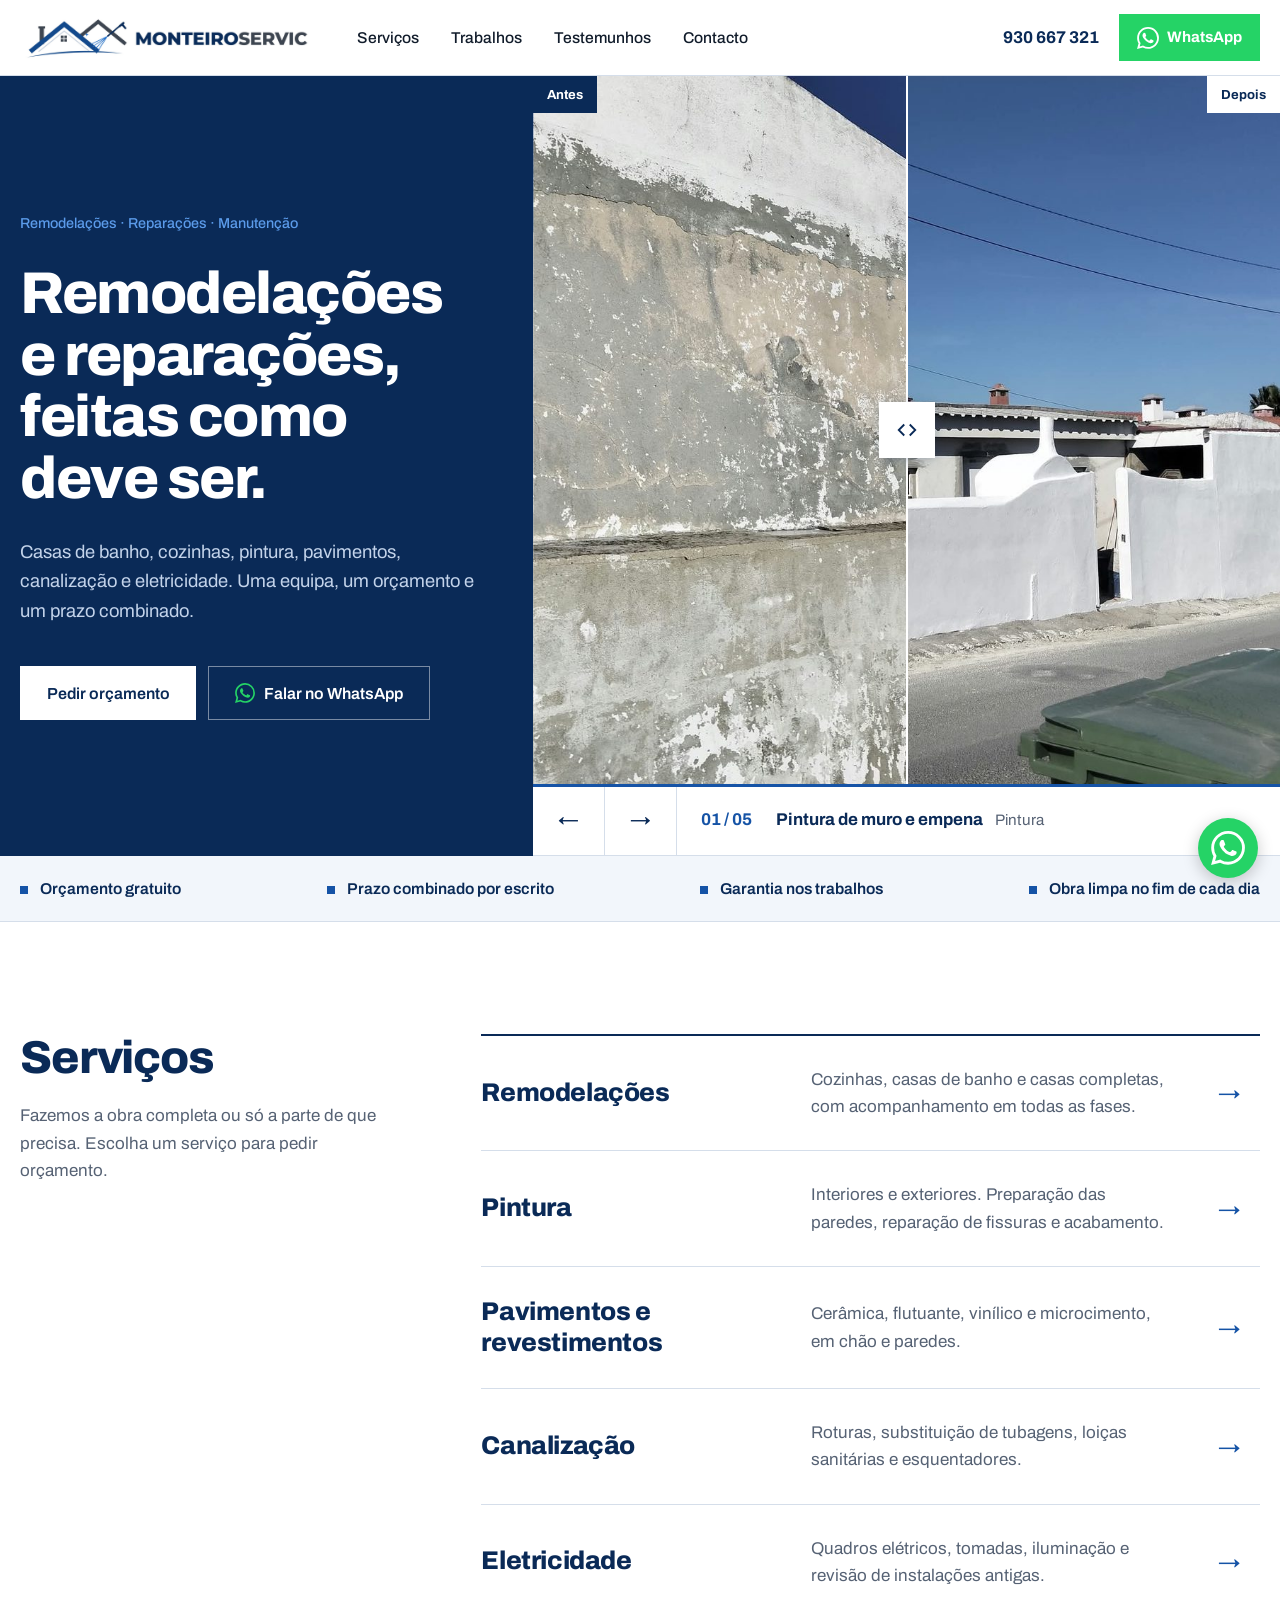
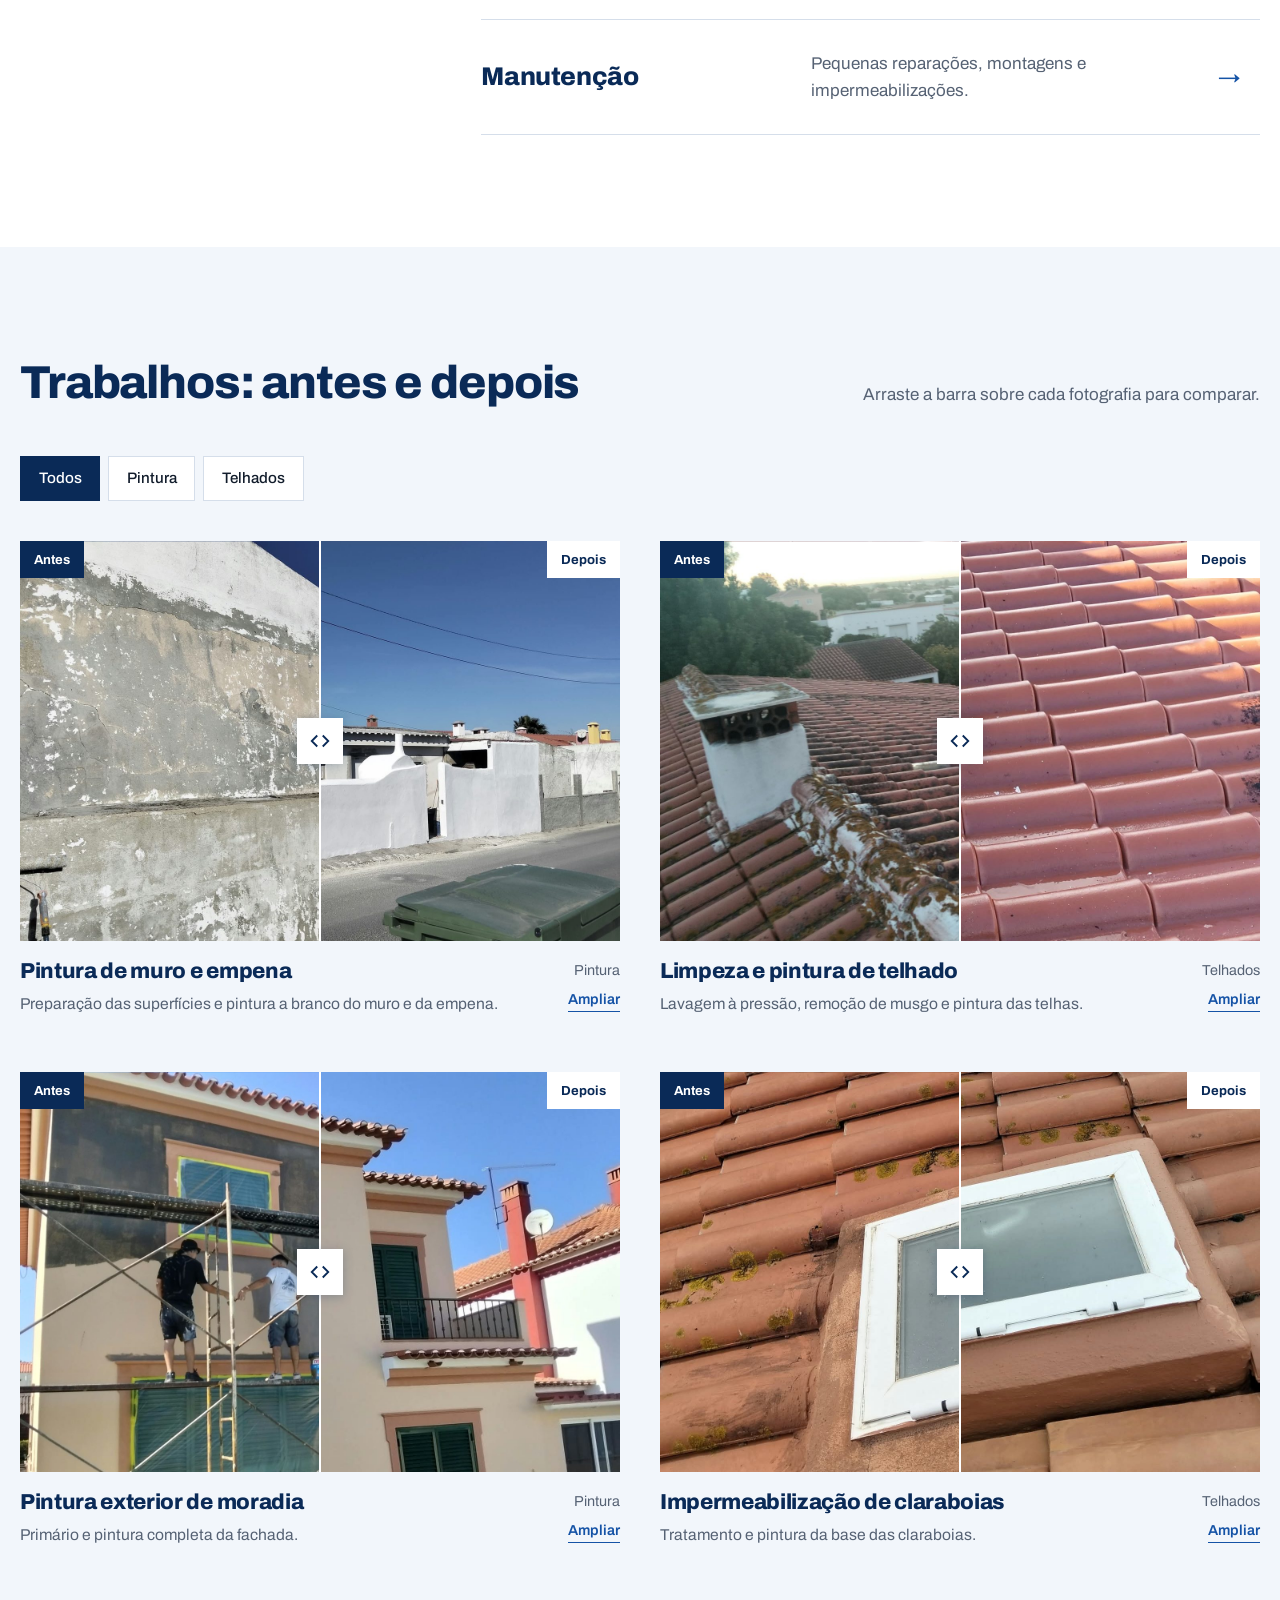
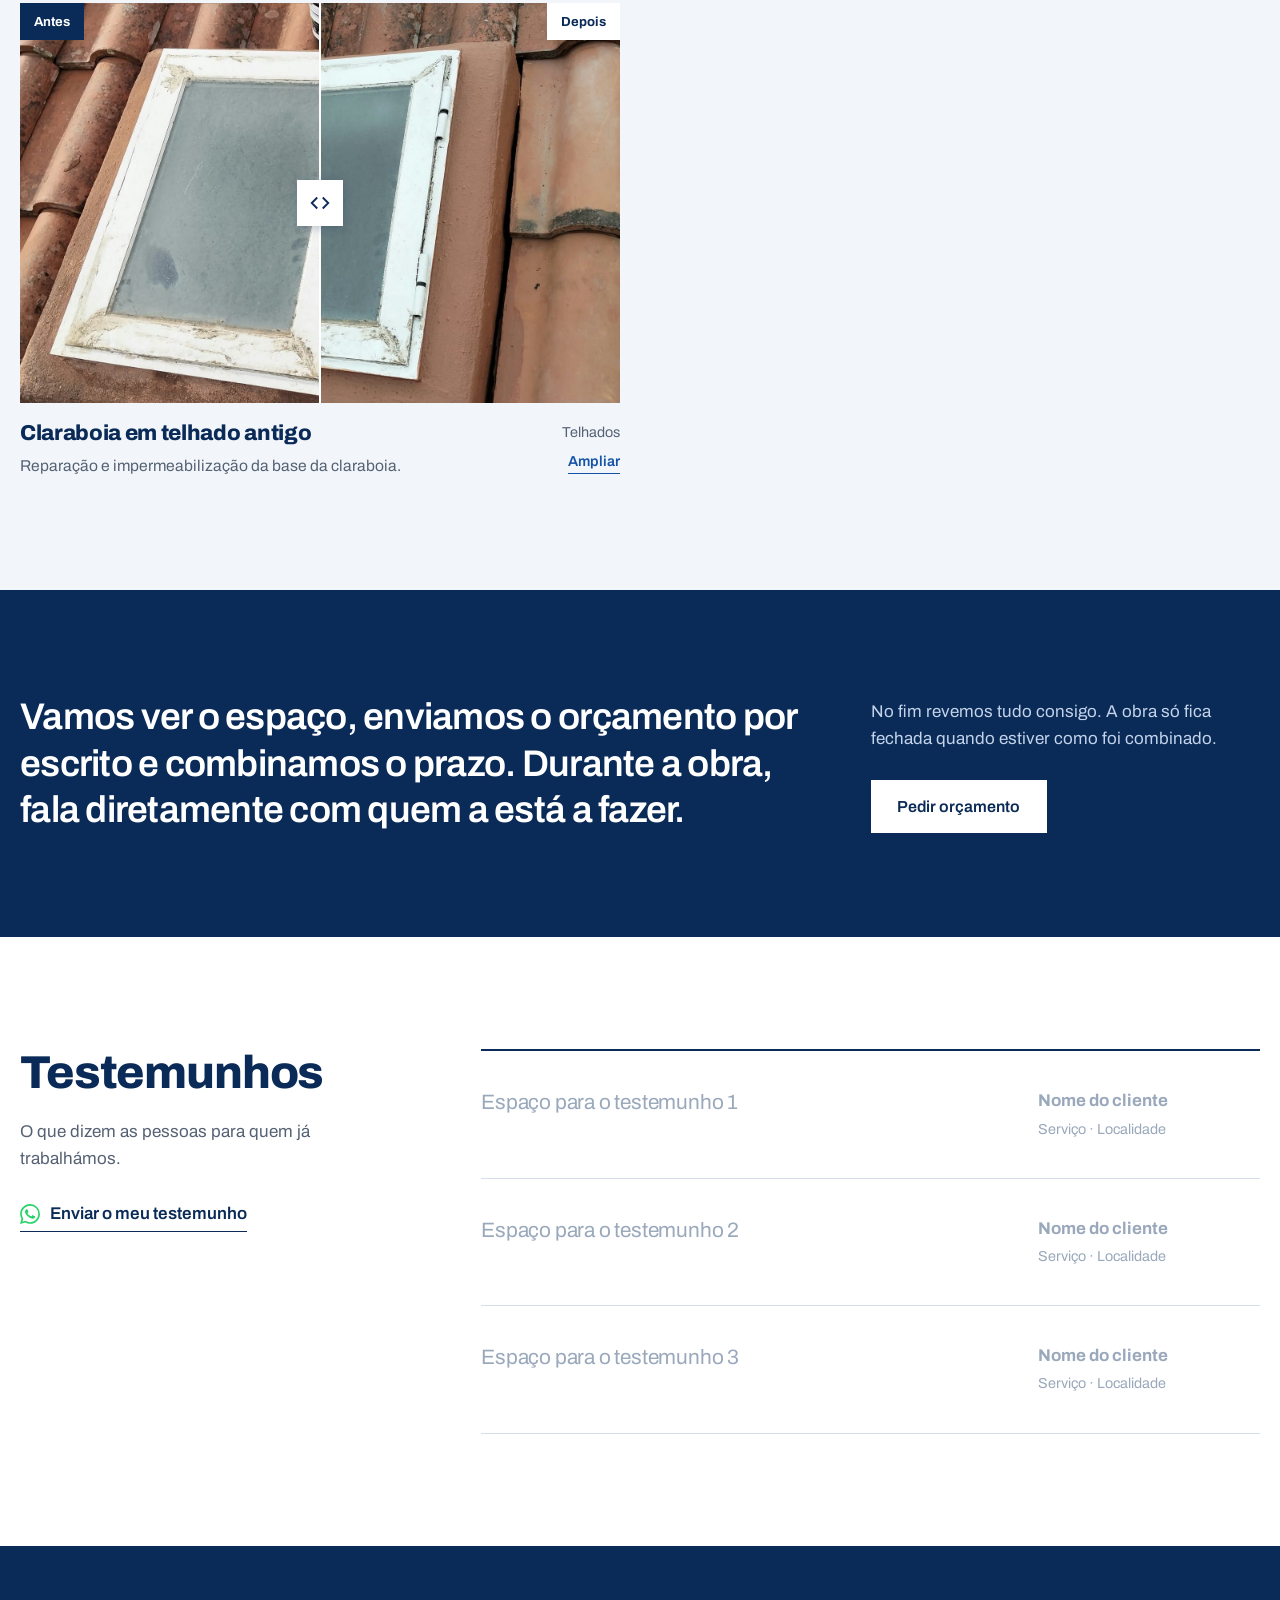
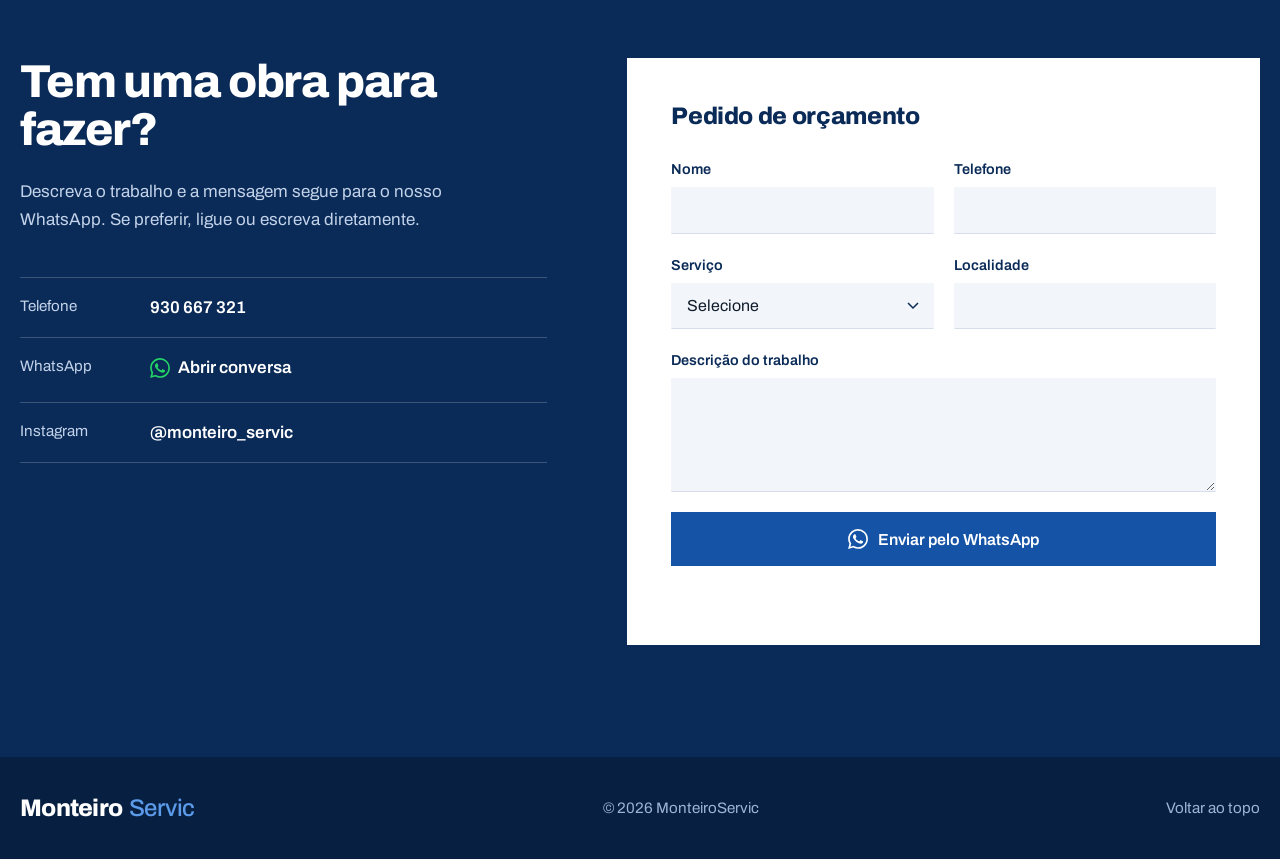
<file: index.html>
<!doctype html>
<html lang="pt-PT">
<head>
  <meta charset="utf-8">
  <meta name="viewport" content="width=device-width, initial-scale=1">
  <title>MonteiroServic | Remodelações e Reparações</title>
  <meta name="description" content="MonteiroServic: remodelações, pintura, pavimentos, canalização, eletricidade e manutenção. Veja trabalhos realizados e peça orçamento.">
  <meta property="og:title" content="MonteiroServic | Remodelações e Reparações">
  <meta property="og:description" content="Trabalhos realizados, antes e depois. Peça orçamento sem compromisso.">
  <meta property="og:type" content="website">
  <meta name="theme-color" content="#0a2a57">
  <link rel="icon" type="image/png" href="img/favicon.png">
  <link rel="preconnect" href="https://fonts.googleapis.com">
  <link rel="preconnect" href="https://fonts.gstatic.com" crossorigin>
  <link href="https://fonts.googleapis.com/css2?family=Archivo:wght@400;500;600;700;800&display=swap" rel="stylesheet">
  <link rel="stylesheet" href="css/style.css">
</head>
<body>

  <svg width="0" height="0" style="position:absolute" aria-hidden="true">
    <symbol id="i-wa" viewBox="0 0 24 24"><path d="M17.472 14.382c-.297-.149-1.758-.867-2.03-.967-.273-.099-.471-.148-.67.15-.197.297-.767.966-.94 1.164-.173.199-.347.223-.644.075-.297-.15-1.255-.463-2.39-1.475-.883-.788-1.48-1.761-1.653-2.059-.173-.297-.018-.458.13-.606.134-.133.298-.347.446-.52.149-.174.198-.298.298-.497.099-.198.05-.371-.025-.52-.075-.149-.669-1.612-.916-2.207-.242-.579-.487-.5-.669-.51-.173-.008-.371-.01-.57-.01-.198 0-.52.074-.792.372-.272.297-1.04 1.016-1.04 2.479 0 1.462 1.065 2.875 1.213 3.074.149.198 2.096 3.2 5.077 4.487.709.306 1.262.489 1.694.625.712.227 1.36.195 1.871.118.571-.085 1.758-.719 2.006-1.413.248-.694.248-1.289.173-1.413-.074-.124-.272-.198-.57-.347m-5.421 7.403h-.004a9.87 9.87 0 0 1-5.031-1.378l-.361-.214-3.741.982.998-3.648-.235-.374a9.86 9.86 0 0 1-1.51-5.26c.001-5.45 4.436-9.884 9.888-9.884 2.64 0 5.122 1.03 6.988 2.898a9.825 9.825 0 0 1 2.893 6.994c-.003 5.45-4.437 9.884-9.885 9.884m8.413-18.297A11.815 11.815 0 0 0 12.05 0C5.495 0 .16 5.335.157 11.892c0 2.096.547 4.142 1.588 5.945L.057 24l6.305-1.654a11.882 11.882 0 0 0 5.683 1.448h.005c6.554 0 11.89-5.335 11.893-11.893a11.821 11.821 0 0 0-3.48-8.413Z"/></symbol>
  </svg>

  <header class="header" id="topo">
    <div class="wrap header__inner">
      <a href="#topo" class="logo" aria-label="MonteiroServic, início"><img src="img/logo.png" alt="MonteiroServic" width="1380" height="220"></a>
      <nav class="nav" id="nav" aria-label="Navegação principal">
        <a href="#servicos">Serviços</a>
        <a href="#trabalhos">Trabalhos</a>
        <a href="#testemunhos">Testemunhos</a>
        <a href="#contacto">Contacto</a>
      </nav>
      <div class="header__actions">
        <a class="header__phone" data-phone href="#"></a>
        <a class="wa-btn" data-whatsapp href="#" aria-label="Abrir conversa no WhatsApp"><svg><use href="#i-wa"/></svg><span>WhatsApp</span></a>
        <button class="burger" id="burger" aria-label="Abrir menu" aria-expanded="false" aria-controls="nav"><span></span><span></span></button>
      </div>
    </div>
  </header>

  <main>
    <!-- Abertura: texto + antes/depois em rotação -->
    <section class="hero">
      <div class="hero__panel">
        <p class="hero__label">Remodelações · Reparações · Manutenção</p>
        <h1>Remodelações e reparações, feitas como deve ser.</h1>
        <p class="hero__lead">Casas de banho, cozinhas, pintura, pavimentos, canalização e eletricidade. Uma equipa, um orçamento e um prazo combinado.</p>
        <div class="hero__cta">
          <a href="#contacto" class="btn btn--white">Pedir orçamento</a>
          <a data-whatsapp href="#" class="btn btn--ghost"><svg class="ico"><use href="#i-wa"/></svg>Falar no WhatsApp</a>
        </div>
      </div>
      <div class="hero__stage">
        <div class="ba ba--hero" id="heroCompare"></div>
        <div class="hero__bar">
          <span class="hero__count" id="heroCount"></span>
          <p class="hero__title"><strong id="heroTitle"></strong><span id="heroPlace"></span></p>
          <div class="hero__arrows">
            <button id="heroPrev" aria-label="Trabalho anterior">←</button>
            <button id="heroNext" aria-label="Trabalho seguinte">→</button>
          </div>
          <div class="hero__progress"><i id="heroProgress"></i></div>
        </div>
      </div>
    </section>

    <div class="strip">
      <div class="wrap strip__inner">
        <span>Orçamento gratuito</span>
        <span>Prazo combinado por escrito</span>
        <span>Garantia nos trabalhos</span>
        <span>Obra limpa no fim de cada dia</span>
      </div>
    </div>

    <!-- Serviços -->
    <section class="section" id="servicos">
      <div class="wrap split">
        <div class="split__aside">
          <h2>Serviços</h2>
          <p>Fazemos a obra completa ou só a parte de que precisa. Escolha um serviço para pedir orçamento.</p>
        </div>
        <div class="srv-list">
          <a class="srv" href="#contacto" data-servico="Remodelação"><h3>Remodelações</h3><p>Cozinhas, casas de banho e casas completas, com acompanhamento em todas as fases.</p><span class="srv__go" aria-hidden="true">→</span></a>
          <a class="srv" href="#contacto" data-servico="Pintura"><h3>Pintura</h3><p>Interiores e exteriores. Preparação das paredes, reparação de fissuras e acabamento.</p><span class="srv__go" aria-hidden="true">→</span></a>
          <a class="srv" href="#contacto" data-servico="Pavimentos / revestimentos"><h3>Pavimentos e revestimentos</h3><p>Cerâmica, flutuante, vinílico e microcimento, em chão e paredes.</p><span class="srv__go" aria-hidden="true">→</span></a>
          <a class="srv" href="#contacto" data-servico="Canalização"><h3>Canalização</h3><p>Roturas, substituição de tubagens, loiças sanitárias e esquentadores.</p><span class="srv__go" aria-hidden="true">→</span></a>
          <a class="srv" href="#contacto" data-servico="Eletricidade"><h3>Eletricidade</h3><p>Quadros elétricos, tomadas, iluminação e revisão de instalações antigas.</p><span class="srv__go" aria-hidden="true">→</span></a>
          <a class="srv" href="#contacto" data-servico="Manutenção / reparação"><h3>Manutenção</h3><p>Pequenas reparações, montagens e impermeabilizações.</p><span class="srv__go" aria-hidden="true">→</span></a>
        </div>
      </div>
    </section>

    <!-- Trabalhos -->
    <section class="section section--tint" id="trabalhos">
      <div class="wrap">
        <div class="head">
          <h2>Trabalhos: antes e depois</h2>
          <p>Arraste a barra sobre cada fotografia para comparar.</p>
        </div>
        <div class="filters" id="filters" role="tablist" aria-label="Filtrar trabalhos"></div>
        <div class="projects" id="projects"></div>
      </div>
    </section>

    <!-- Como trabalhamos -->
    <section class="statement" id="processo">
      <div class="wrap statement__inner">
        <p class="statement__text">Vamos ver o espaço, enviamos o orçamento por escrito e combinamos o prazo. Durante a obra, fala diretamente com quem a está a fazer.</p>
        <div class="statement__side">
          <p>No fim revemos tudo consigo. A obra só fica fechada quando estiver como foi combinado.</p>
          <a href="#contacto" class="btn btn--white">Pedir orçamento</a>
        </div>
      </div>
    </section>

    <!-- Testemunhos -->
    <section class="section" id="testemunhos">
      <div class="wrap split">
        <div class="split__aside">
          <h2>Testemunhos</h2>
          <p>O que dizem as pessoas para quem já trabalhámos.</p>
          <a class="link-wa" data-whatsapp-review href="#"><svg class="ico"><use href="#i-wa"/></svg>Enviar o meu testemunho</a>
        </div>
        <div class="testimonials" id="testimonials"></div>
      </div>
    </section>

    <!-- Contacto -->
    <section class="section section--dark contact-section" id="contacto">
      <div class="wrap contact">
        <div class="contact__info">
          <h2>Tem uma obra para fazer?</h2>
          <p>Descreva o trabalho e a mensagem segue para o nosso WhatsApp. Se preferir, ligue ou escreva diretamente.</p>
          <dl class="contact__list">
            <div><dt>Telefone</dt><dd><a data-phone href="#"></a></dd></div>
            <div><dt>WhatsApp</dt><dd><a data-whatsapp href="#" class="contact__wa"><svg class="ico"><use href="#i-wa"/></svg>Abrir conversa</a></dd></div>
            <div><dt>Email</dt><dd><a data-email href="#"></a></dd></div>
            <div><dt>Zona</dt><dd data-area></dd></div>
            <div><dt>Horário</dt><dd data-hours></dd></div>
            <div><dt>Instagram</dt><dd><a data-instagram href="#" target="_blank" rel="noopener" data-instagram-handle></a></dd></div>
          </dl>
        </div>
        <form class="form" id="quoteForm" novalidate>
          <h3>Pedido de orçamento</h3>
          <div class="form__row">
            <label>Nome<input name="nome" required autocomplete="name"></label>
            <label>Telefone<input name="telefone" required type="tel" autocomplete="tel"></label>
          </div>
          <div class="form__row">
            <label>Serviço
              <select name="servico" required>
                <option value="">Selecione</option>
                <option>Remodelação</option>
                <option>Pintura</option>
                <option>Pavimentos / revestimentos</option>
                <option>Canalização</option>
                <option>Eletricidade</option>
                <option>Manutenção / reparação</option>
                <option>Outro</option>
              </select>
            </label>
            <label>Localidade<input name="local"></label>
          </div>
          <label>Descrição do trabalho<textarea name="mensagem" rows="5" required></textarea></label>
          <button class="btn btn--blue btn--block" type="submit"><svg class="ico"><use href="#i-wa"/></svg>Enviar pelo WhatsApp</button>
          <p class="form__note" id="formNote" role="status"></p>
        </form>
      </div>
    </section>
  </main>

  <footer class="footer">
    <div class="wrap footer__inner">
      <span class="logo logo--light">Monteiro<span>Servic</span></span>
      <p>© <span id="year"></span> MonteiroServic</p>
      <a href="#topo">Voltar ao topo</a>
    </div>
  </footer>

  <a class="wa-fab" data-whatsapp href="#" aria-label="Abrir conversa no WhatsApp"><svg><use href="#i-wa"/></svg></a>

  <div class="lightbox" id="lightbox" aria-hidden="true" role="dialog" aria-modal="true" aria-label="Trabalho em detalhe">
    <button class="lightbox__close" id="lightboxClose" aria-label="Fechar">×</button>
    <button class="lightbox__nav lightbox__nav--prev" id="lightboxPrev" aria-label="Anterior">←</button>
    <div class="lightbox__body">
      <div class="ba ba--lg" id="lightboxCompare"></div>
      <div class="lightbox__caption" id="lightboxCaption"></div>
    </div>
    <button class="lightbox__nav lightbox__nav--next" id="lightboxNext" aria-label="Seguinte">→</button>
  </div>

  <script src="js/config.js"></script>
  <script src="js/main.js"></script>
</body>
</html>
</file>
<file: css/style.css>
/* MonteiroServic */
:root {
  --navy: #0a2a57;
  --blue: #1553a6;
  --sky: #5b9bea;
  --tint: #f2f6fb;
  --ink: #111c2b;
  --muted: #566274;
  --line: #d5deea;
  --white: #fff;
  --wa: #25d366;
  --header-h: 76px;
  --gutter: max(20px, calc((100vw - 1240px) / 2));
}

*, *::before, *::after { box-sizing: border-box; border-radius: 0; }
html { scroll-behavior: smooth; scroll-padding-top: var(--header-h); }
body { margin: 0; font: 400 17px/1.6 "Archivo", system-ui, sans-serif; color: var(--ink); background: var(--white); -webkit-font-smoothing: antialiased; }
body.no-scroll { overflow: hidden; }
img { max-width: 100%; display: block; }
a { color: inherit; text-decoration: none; }
button { font: inherit; }
h1, h2, h3 { margin: 0; font-weight: 800; letter-spacing: -.025em; line-height: 1.05; color: var(--navy); }
h1 { font-size: clamp(2.5rem, 4.6vw, 4.2rem); }
h2 { font-size: clamp(2rem, 3.6vw, 3rem); }
h3 { font-size: 1.3rem; letter-spacing: -.015em; line-height: 1.2; }
p { margin: 0; }
.wrap { padding-inline: var(--gutter); }
.ico { width: 20px; height: 20px; fill: currentColor; flex: none; }

/* Botões */
.btn {
  display: inline-flex; align-items: center; justify-content: center; gap: .6rem; padding: 1rem 1.6rem;
  font-weight: 600; font-size: 1rem; line-height: 1.2; border: 1.5px solid transparent; cursor: pointer; transition: background .2s, color .2s, border-color .2s;
}
.btn--white { background: var(--white); color: var(--navy); }
.btn--white:hover { background: var(--sky); color: var(--navy); }
.btn--ghost { border-color: rgba(255,255,255,.45); color: var(--white); }
.btn--ghost:hover { border-color: var(--white); background: rgba(255,255,255,.08); }
.btn--ghost .ico { fill: var(--wa); }
.btn--blue { background: var(--blue); color: var(--white); }
.btn--blue:hover { background: var(--navy); }
.btn--block { width: 100%; }

/* Cabeçalho */
.header { position: fixed; inset: 0 0 auto; z-index: 50; height: var(--header-h); background: var(--white); border-bottom: 1px solid var(--line); }
.header__inner { height: 100%; display: flex; align-items: center; gap: 48px; }
.logo { font-weight: 800; font-size: 1.5rem; letter-spacing: -.03em; color: var(--navy); display: inline-flex; align-items: baseline; gap: .4rem; }
.logo span { font-weight: 500; color: var(--blue); letter-spacing: -.01em; }
.logo--light { color: var(--white); }
.logo--light span { color: var(--sky); }
.nav { display: flex; gap: 32px; font-weight: 500; font-size: .98rem; margin-right: auto; }
.nav a { position: relative; padding: 4px 0; }
.nav a::after { content: ""; position: absolute; left: 0; right: 0; bottom: -2px; height: 2px; background: var(--blue); transform: scaleX(0); transform-origin: left; transition: transform .2s; }
.nav a:hover::after { transform: scaleX(1); }
.header__actions { display: flex; align-items: center; gap: 20px; }
.header__phone { font-weight: 700; color: var(--navy); }
.wa-btn { display: inline-flex; align-items: center; gap: .55rem; background: var(--wa); color: #fff; font-weight: 700; font-size: .95rem; padding: .7rem 1.1rem; transition: background .2s; }
.wa-btn:hover { background: #1db954; }
.wa-btn svg { width: 22px; height: 22px; fill: #fff; }
.burger { display: none; width: 44px; height: 44px; background: none; border: 0; cursor: pointer; padding: 12px 9px; }
.burger span { display: block; height: 2px; background: var(--navy); margin: 6px 0; transition: transform .25s; }
.burger.is-open span:first-child { transform: translateY(4px) rotate(45deg); }
.burger.is-open span:last-child { transform: translateY(-4px) rotate(-45deg); }

/* Abertura */
.hero { margin-top: var(--header-h); display: grid; grid-template-columns: minmax(0, 5fr) minmax(0, 7fr); min-height: min(780px, calc(100vh - var(--header-h))); background: var(--navy); }
.hero__panel { padding: 72px 56px 72px var(--gutter); display: flex; flex-direction: column; justify-content: center; color: #fff; }
.hero__label { font-size: .9rem; font-weight: 500; color: var(--sky); margin-bottom: 28px; }
.hero h1 { color: #fff; }
.hero__lead { margin-top: 28px; font-size: 1.15rem; color: #c3d3ea; max-width: 30em; }
.hero__cta { margin-top: 40px; display: flex; flex-wrap: wrap; gap: 12px; }
.hero__stage { display: flex; flex-direction: column; background: var(--white); min-height: 460px; }
.hero__bar { position: relative; display: flex; align-items: center; gap: 24px; padding: 0 0 0 28px; height: 72px; border-bottom: 1px solid var(--line); }
.hero__count { font-weight: 700; color: var(--blue); font-variant-numeric: tabular-nums; }
.hero__title { flex: 1; min-width: 0; white-space: nowrap; overflow: hidden; text-overflow: ellipsis; }
.hero__title strong { color: var(--navy); margin-right: 12px; }
.hero__title span { color: var(--muted); font-size: .95rem; }
.hero__arrows { display: flex; align-self: stretch; }
.hero__arrows button { width: 72px; border: 0; border-left: 1px solid var(--line); background: var(--white); color: var(--navy); font-size: 1.3rem; cursor: pointer; transition: background .2s, color .2s; }
.hero__arrows button:hover { background: var(--navy); color: #fff; }
.hero__progress { position: absolute; left: 0; right: 0; top: 0; height: 3px; background: var(--line); }
.hero__progress i { display: block; height: 100%; background: var(--blue); transform: scaleX(0); transform-origin: left; }

.strip { background: var(--tint); border-bottom: 1px solid var(--line); }
.strip__inner { display: flex; flex-wrap: wrap; justify-content: space-between; gap: 8px 32px; padding-block: 20px; font-weight: 600; font-size: .98rem; color: var(--navy); }
.strip span::before { content: ""; display: inline-block; width: 8px; height: 8px; background: var(--blue); margin-right: 12px; vertical-align: middle; }

/* Secções */
.section { padding-block: 112px; }
.section--tint { background: var(--tint); }
.section--dark { background: var(--navy); color: #c3d3ea; }
.section--dark h2, .section--dark h3 { color: #fff; }
.head { display: flex; justify-content: space-between; align-items: flex-end; gap: 32px; margin-bottom: 48px; }
.head p { color: var(--muted); }
.split { display: grid; grid-template-columns: minmax(0, 4fr) minmax(0, 8fr); gap: 72px; align-items: start; }
.split__aside { position: sticky; top: calc(var(--header-h) + 40px); }
.split__aside p { margin-top: 20px; color: var(--muted); max-width: 24em; }

/* Serviços em lista */
.srv-list { border-top: 2px solid var(--navy); }
.srv { display: grid; grid-template-columns: minmax(0, 5fr) minmax(0, 6fr) 40px; gap: 32px; align-items: center; padding: 30px 20px 30px 0; border-bottom: 1px solid var(--line); transition: background .2s, padding .2s; }
.srv h3 { font-size: 1.6rem; transition: color .2s; }
.srv p { color: var(--muted); }
.srv__go { font-size: 1.4rem; color: var(--blue); text-align: right; transition: transform .2s; }
.srv:hover { background: var(--tint); padding-left: 20px; }
.srv:hover h3 { color: var(--blue); }
.srv:hover .srv__go { transform: translateX(6px); }

/* Comparador antes/depois */
.ba { --pos: 50%; position: relative; aspect-ratio: 3 / 2; overflow: hidden; user-select: none; touch-action: pan-y; cursor: ew-resize; background: var(--navy); transition: opacity .35s; }
.ba.is-swapping { opacity: 0; }
.ba--hero { aspect-ratio: auto; flex: 1; }
.ba--lg { aspect-ratio: 16 / 10; width: min(1100px, 92vw); max-height: 74vh; }
.ba__img { position: absolute; inset: 0; }
.ba__img img { width: 100%; height: 100%; object-fit: cover; pointer-events: none; }
.ba__img--before { clip-path: inset(0 calc(100% - var(--pos)) 0 0); }
.ba__ph { display: none; }
.ba__img.is-missing img { display: none; }
.ba__img.is-missing .ba__ph { position: absolute; inset: 0; display: flex; align-items: flex-end; padding: 0 0 22px; background-size: cover; background-position: center; font-size: .85rem; font-weight: 500; }
.ba__img.is-missing .ba__ph span { width: 50%; text-align: center; }
/* Espaços reservados: desenho técnico de uma divisão */
.ba__img--before.is-missing .ba__ph {
  color: rgba(255,255,255,.75); background-color: #12386f;
  background-image: url("data:image/svg+xml,%3Csvg xmlns='http://www.w3.org/2000/svg' viewBox='0 0 600 400' preserveAspectRatio='xMidYMid slice'%3E%3Cg fill='none' stroke='%23fff' stroke-opacity='.28' stroke-width='1.2'%3E%3Cpath d='M190 120h220v160H190zM0 0l190 120M600 0L410 120M0 400l190-120M600 400L410 280'/%3E%3Cpath d='M250 160h100v80H250zM300 160v80M250 200h100'/%3E%3Cpath d='M127 320h346M63 360h474M240 280L160 400M300 280v120M360 280l80 120' stroke-opacity='.16'/%3E%3C/g%3E%3C/svg%3E");
}
.ba__img--after.is-missing .ba__ph {
  justify-content: flex-end; color: var(--blue); background-color: #e9f0fa;
  background-image: url("data:image/svg+xml,%3Csvg xmlns='http://www.w3.org/2000/svg' viewBox='0 0 600 400' preserveAspectRatio='xMidYMid slice'%3E%3Cpath d='M190 120h220v160H190z' fill='%23fff'/%3E%3Cpath d='M0 400l190-120h220l190 120z' fill='%23d6e3f5'/%3E%3Cpath d='M250 160h100v80H250z' fill='%23bcd3f2'/%3E%3Cg fill='none' stroke='%231553a6' stroke-opacity='.4' stroke-width='1.2'%3E%3Cpath d='M190 120h220v160H190zM0 0l190 120M600 0L410 120M0 400l190-120M600 400L410 280'/%3E%3Cpath d='M250 160h100v80H250zM300 160v80M250 200h100'/%3E%3Cpath d='M127 320h346M63 360h474M240 280L160 400M300 280v120M360 280l80 120' stroke-opacity='.22'/%3E%3C/g%3E%3C/svg%3E");
}
.ba__tag { position: absolute; top: 0; z-index: 3; padding: 8px 14px; font-size: .82rem; font-weight: 700; pointer-events: none; }
.ba__tag--before { left: 0; background: var(--navy); color: #fff; }
.ba__tag--after { right: 0; background: var(--white); color: var(--navy); }
.ba__handle { position: absolute; top: 0; bottom: 0; left: var(--pos); width: 2px; margin-left: -1px; background: #fff; z-index: 4; outline: none; }
.ba__knob { position: absolute; top: 50%; left: 50%; transform: translate(-50%, -50%); width: 46px; height: 46px; background: var(--white); display: grid; place-items: center; box-shadow: 0 2px 10px rgba(10,42,87,.25); }
.ba__knob svg { width: 22px; height: 22px; fill: none; stroke: var(--navy); stroke-width: 2; }
.ba--hero .ba__knob { width: 56px; height: 56px; }
.ba__handle:focus-visible .ba__knob { outline: 2px solid var(--sky); outline-offset: 3px; }

/* Trabalhos */
.filters { display: flex; flex-wrap: wrap; gap: 8px; margin-bottom: 40px; }
.chip { font-weight: 500; font-size: .95rem; padding: .6rem 1.1rem; background: var(--white); border: 1px solid var(--line); color: var(--ink); cursor: pointer; transition: all .2s; }
.chip:hover { border-color: var(--navy); }
.chip.is-active { background: var(--navy); border-color: var(--navy); color: #fff; }
.projects { display: grid; grid-template-columns: repeat(2, minmax(0, 1fr)); gap: 56px 40px; }
.project__body { display: flex; justify-content: space-between; gap: 24px; padding-top: 18px; }
.project h3 { font-size: 1.35rem; }
.project p { color: var(--muted); margin-top: 6px; font-size: .98rem; }
.project__meta { flex: none; text-align: right; font-size: .9rem; color: var(--muted); display: flex; flex-direction: column; align-items: flex-end; gap: 6px; }
.project__open { background: none; border: 0; padding: 0; color: var(--blue); font-weight: 600; font-size: .9rem; cursor: pointer; border-bottom: 1px solid currentColor; }
.project__open:hover { color: var(--navy); }

/* Como funciona */
.steps { list-style: none; padding: 0; margin: 0; display: grid; grid-template-columns: repeat(4, 1fr); border-top: 1px solid rgba(255,255,255,.2); }
.steps li { padding: 36px 32px 0 0; }
.steps li + li { padding-left: 32px; border-left: 1px solid rgba(255,255,255,.2); }
.steps span { display: block; font-size: 4.2rem; font-weight: 800; line-height: 1; letter-spacing: -.04em; color: var(--sky); margin-bottom: 28px; }
.steps h3 { margin-bottom: 10px; }

/* Testemunhos */
.testimonials { display: grid; gap: 0; border-top: 2px solid var(--navy); }
.testimonial { margin: 0; padding: 36px 0; border-bottom: 1px solid var(--line); display: grid; grid-template-columns: minmax(0, 7fr) minmax(0, 3fr); gap: 40px; align-items: start; }
.testimonial blockquote { margin: 0; font-size: 1.3rem; line-height: 1.45; font-weight: 500; color: var(--navy); letter-spacing: -.01em; }
.testimonial figcaption { display: flex; align-items: center; gap: 14px; }
.testimonial__photo { width: 52px; height: 52px; object-fit: cover; flex: none; }
.testimonial strong { display: block; color: var(--navy); }
.testimonial small { color: var(--muted); font-size: .9rem; }
.testimonial--empty blockquote { color: #9aa8bb; font-weight: 400; }
.testimonial--empty strong, .testimonial--empty small { color: #9aa8bb; }
.link-wa { display: inline-flex; align-items: center; gap: 10px; margin-top: 28px; font-weight: 600; color: var(--navy); border-bottom: 1.5px solid var(--navy); padding-bottom: 4px; }
.link-wa .ico { fill: var(--wa); }
.link-wa:hover { color: var(--blue); border-color: var(--blue); }

/* Contacto */
.contact { display: grid; grid-template-columns: minmax(0, 5fr) minmax(0, 6fr); gap: 80px; align-items: start; }
.contact__info > p { margin-top: 24px; max-width: 28em; }
.contact__list { margin: 44px 0 0; border-top: 1px solid rgba(255,255,255,.2); }
.contact__list div { display: grid; grid-template-columns: 130px 1fr; padding: 16px 0; border-bottom: 1px solid rgba(255,255,255,.2); }
.contact__list dt { font-size: .95rem; }
.contact__list dd { margin: 0; font-weight: 600; color: #fff; }
.contact__list a:hover { color: var(--sky); }
.contact__wa { display: inline-flex; align-items: center; gap: 8px; }
.contact__wa .ico { fill: var(--wa); }
.form { background: var(--white); padding: 44px; color: var(--ink); }
.form h3 { color: var(--navy); margin-bottom: 28px; font-size: 1.5rem; }
.form__row { display: grid; grid-template-columns: 1fr 1fr; gap: 20px; }
.form label { display: block; font-size: .9rem; font-weight: 600; color: var(--navy); margin-bottom: 20px; }
.form input, .form select, .form textarea {
  display: block; width: 100%; margin-top: 6px; padding: .85rem .9rem; font: 400 1rem "Archivo", sans-serif; color: var(--ink);
  background: var(--tint); border: 1px solid transparent; border-bottom-color: var(--line); appearance: none; -webkit-appearance: none; transition: border-color .2s, background .2s;
}
.form select { background-image: url("data:image/svg+xml,%3Csvg xmlns='http://www.w3.org/2000/svg' width='12' height='8'%3E%3Cpath d='M1 1l5 5 5-5' fill='none' stroke='%230a2a57' stroke-width='1.5'/%3E%3C/svg%3E"); background-repeat: no-repeat; background-position: right 14px center; }
.form textarea { resize: vertical; }
.form input:focus, .form select:focus, .form textarea:focus { outline: none; border-color: var(--blue); background-color: var(--white); }
.form .is-invalid { border-color: #c0392b; }
.form__note { margin-top: 14px; font-size: .92rem; min-height: 1.4em; }
.form__note.is-error { color: #c0392b; }
.form__note.is-ok { color: #1c7a43; }

/* Rodapé */
.footer { background: #071f41; color: #9db4d6; }
.footer__inner { display: flex; align-items: center; justify-content: space-between; gap: 20px; flex-wrap: wrap; padding-block: 32px; font-size: .95rem; }
.footer a:hover { color: #fff; }

/* WhatsApp flutuante */
.wa-fab { position: fixed; right: 22px; bottom: 22px; z-index: 40; width: 60px; height: 60px; border-radius: 50%; background: var(--wa); display: grid; place-items: center; box-shadow: 0 4px 16px rgba(0,0,0,.22); transition: transform .2s; }
.wa-fab svg { width: 34px; height: 34px; fill: #fff; }
.wa-fab:hover { transform: scale(1.06); }

/* Ampliar */
.lightbox { position: fixed; inset: 0; z-index: 100; background: rgba(5, 18, 38, .96); display: flex; align-items: center; justify-content: center; gap: 16px; padding: 20px; opacity: 0; visibility: hidden; transition: opacity .25s, visibility .25s; }
.lightbox.is-open { opacity: 1; visibility: visible; }
.lightbox__body { display: flex; flex-direction: column; align-items: center; }
.lightbox__caption { color: #fff; text-align: center; margin-top: 18px; }
.lightbox__caption strong { display: block; font-size: 1.2rem; }
.lightbox__caption span { color: #9db4d6; font-size: .95rem; }
.lightbox__close, .lightbox__nav { background: transparent; color: #fff; border: 1px solid rgba(255,255,255,.35); cursor: pointer; width: 50px; height: 50px; font-size: 1.3rem; line-height: 1; flex: none; }
.lightbox__close { font-size: 1.8rem; position: absolute; top: 20px; right: 20px; }
.lightbox__close:hover, .lightbox__nav:hover { background: #fff; color: var(--navy); }

/* Responsivo */
@media (max-width: 1100px) {
  .header__phone { display: none; }
  .header__inner { gap: 28px; }
  .nav { gap: 22px; }
  .split, .contact { gap: 48px; }
}
@media (max-width: 900px) {
  :root { --header-h: 64px; }
  .burger { display: block; }
  .header__actions { margin-left: auto; gap: 10px; }
  .wa-btn span { display: none; }
  .wa-btn { padding: .6rem; }
  .nav { position: fixed; top: var(--header-h); left: 0; right: 0; bottom: 0; background: var(--white); flex-direction: column; gap: 0; padding: 8px 20px; font-size: 1.25rem; font-weight: 600; margin: 0; transform: translateX(100%); transition: transform .3s ease; }
  .nav a { padding: 20px 0; border-bottom: 1px solid var(--line); }
  .nav a::after { display: none; }
  .nav.is-open { transform: none; }
  .hero { grid-template-columns: minmax(0, 1fr); min-height: 0; }
  .hero__panel { padding: 56px 20px; }
  .hero__stage { min-height: 0; }
  .ba--hero { aspect-ratio: 4 / 3; flex: none; }
  .hero__bar { padding-left: 20px; gap: 14px; height: 64px; }
  .hero__title span { display: none; }
  .hero__arrows button { width: 56px; }
  .section { padding-block: 72px; }
  .split, .contact { grid-template-columns: 1fr; }
  .split__aside { position: static; }
  .head { flex-direction: column; align-items: flex-start; gap: 12px; margin-bottom: 32px; }
  .steps { grid-template-columns: 1fr 1fr; }
  .steps li, .steps li + li { padding: 28px 20px 28px 0; border-left: 0; border-bottom: 1px solid rgba(255,255,255,.2); }
  .steps span { font-size: 3rem; margin-bottom: 16px; }
  .testimonial { grid-template-columns: 1fr; gap: 20px; }
  .lightbox__nav { position: absolute; bottom: 20px; }
  .lightbox__nav--prev { left: calc(50% - 58px); }
  .lightbox__nav--next { right: calc(50% - 58px); }
}
@media (max-width: 640px) {
  .projects, .form__row, .steps { grid-template-columns: 1fr; }
  .projects { gap: 40px; }
  .form__row { gap: 0; }
  .form { padding: 28px 20px; }
  .srv { grid-template-columns: 1fr 28px; gap: 6px 16px; padding: 22px 0; }
  .srv h3 { font-size: 1.3rem; }
  .srv p { grid-column: 1; grid-row: 2; }
  .srv__go { grid-row: 1 / 3; grid-column: 2; }
  .srv:hover { padding-left: 0; background: none; }
  .hero__cta .btn { flex: 1 1 100%; }
  .strip__inner { flex-direction: column; }
  .project__body { flex-direction: column; gap: 10px; }
  .project__meta { flex-direction: row; justify-content: space-between; align-items: center; text-align: left; }
  .contact__list div { grid-template-columns: 100px 1fr; }
}
@media (prefers-reduced-motion: reduce) {
  *, *::before, *::after { transition: none !important; }
  html { scroll-behavior: auto; }
}

/* Setas do destaque à esquerda, para não ficarem por baixo do botão do WhatsApp */
.hero__bar { padding-left: 0; }
.hero__arrows { order: -1; }
.hero__arrows button { border-left: 0; border-right: 1px solid var(--line); }

/* Como trabalhamos: texto corrido */
.statement { background: var(--navy); color: #c3d3ea; padding-block: 104px; }
.statement__inner { display: grid; grid-template-columns: minmax(0, 8fr) minmax(0, 4fr); gap: 72px; align-items: end; }
.statement__text { font-size: clamp(1.6rem, 2.9vw, 2.5rem); line-height: 1.25; font-weight: 600; letter-spacing: -.02em; color: #fff; }
.statement__side p { margin-bottom: 28px; }
@media (max-width: 900px) {
  .statement { padding-block: 72px; }
  .statement__inner { grid-template-columns: 1fr; gap: 32px; }
}

/* Logótipo */
.logo img { height: 46px; width: auto; display: block; }
@media (max-width: 900px) { .logo img { height: 32px; } }
</file>
